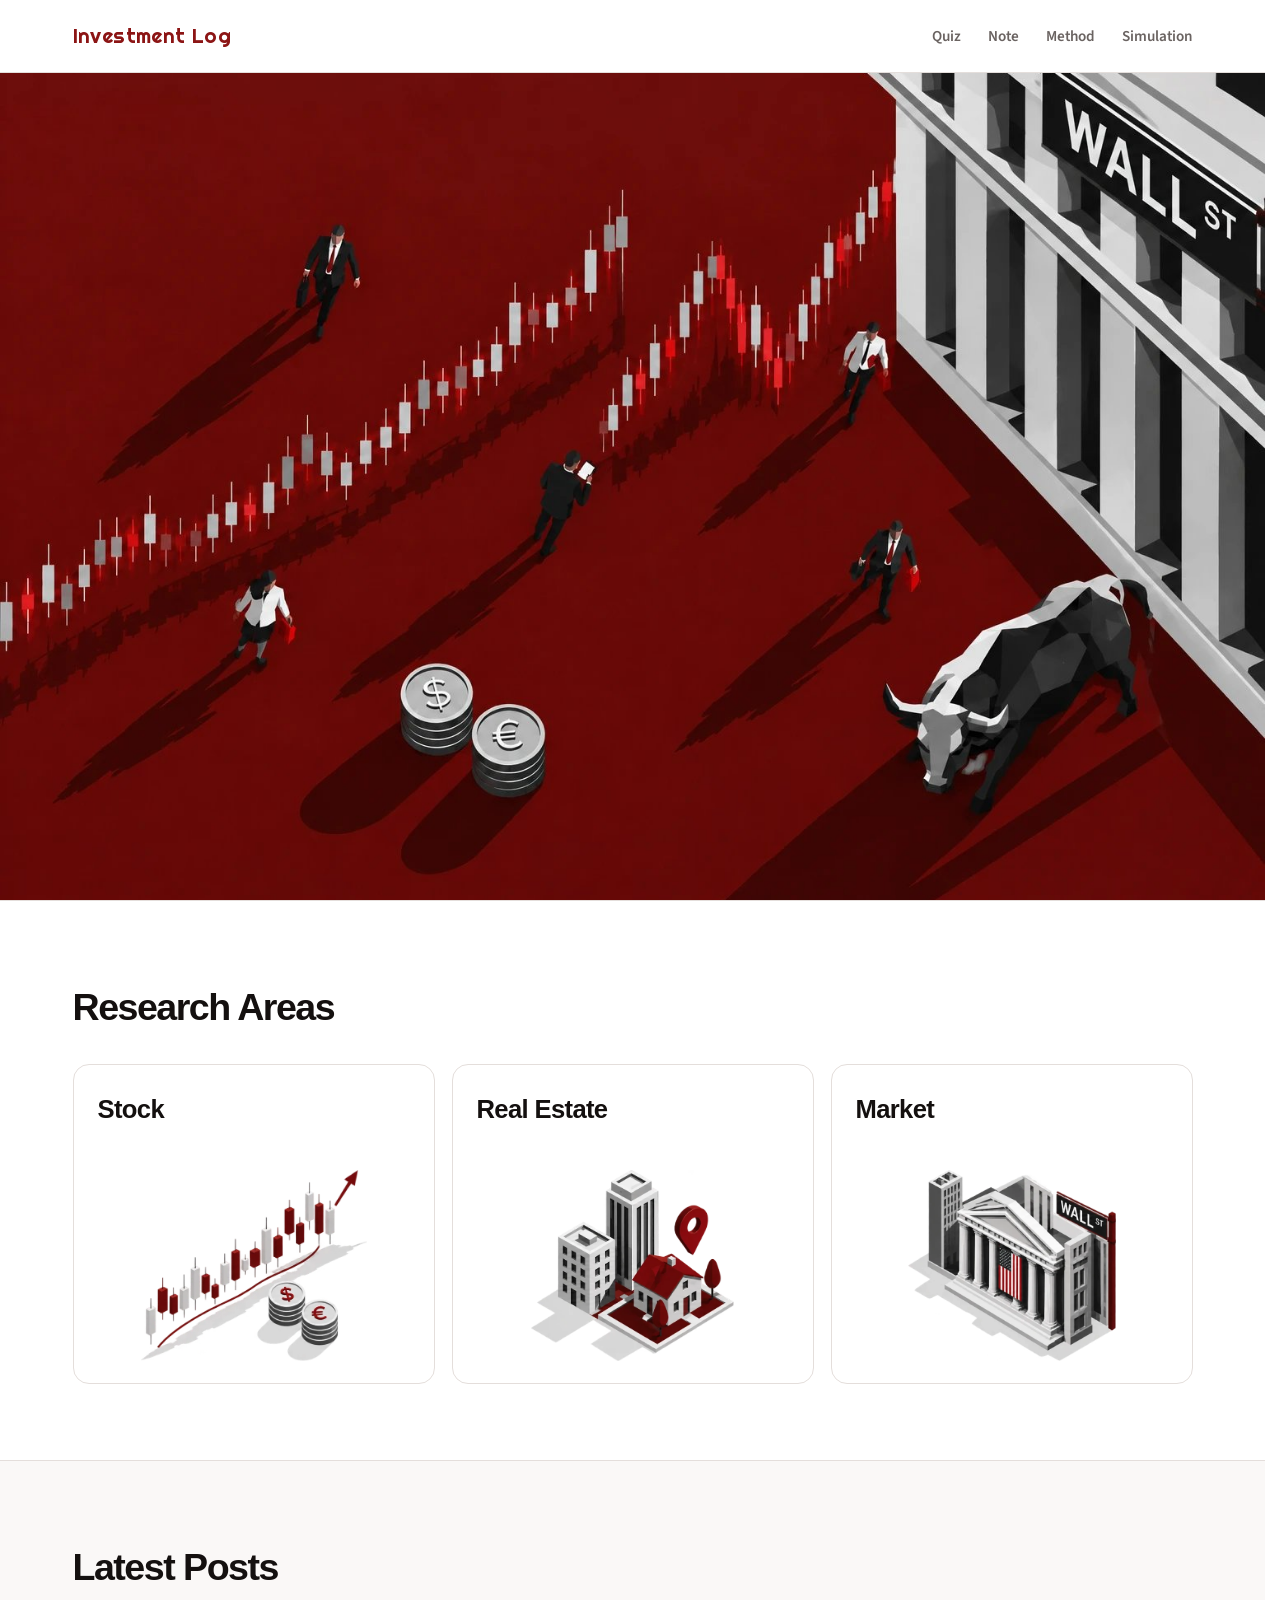
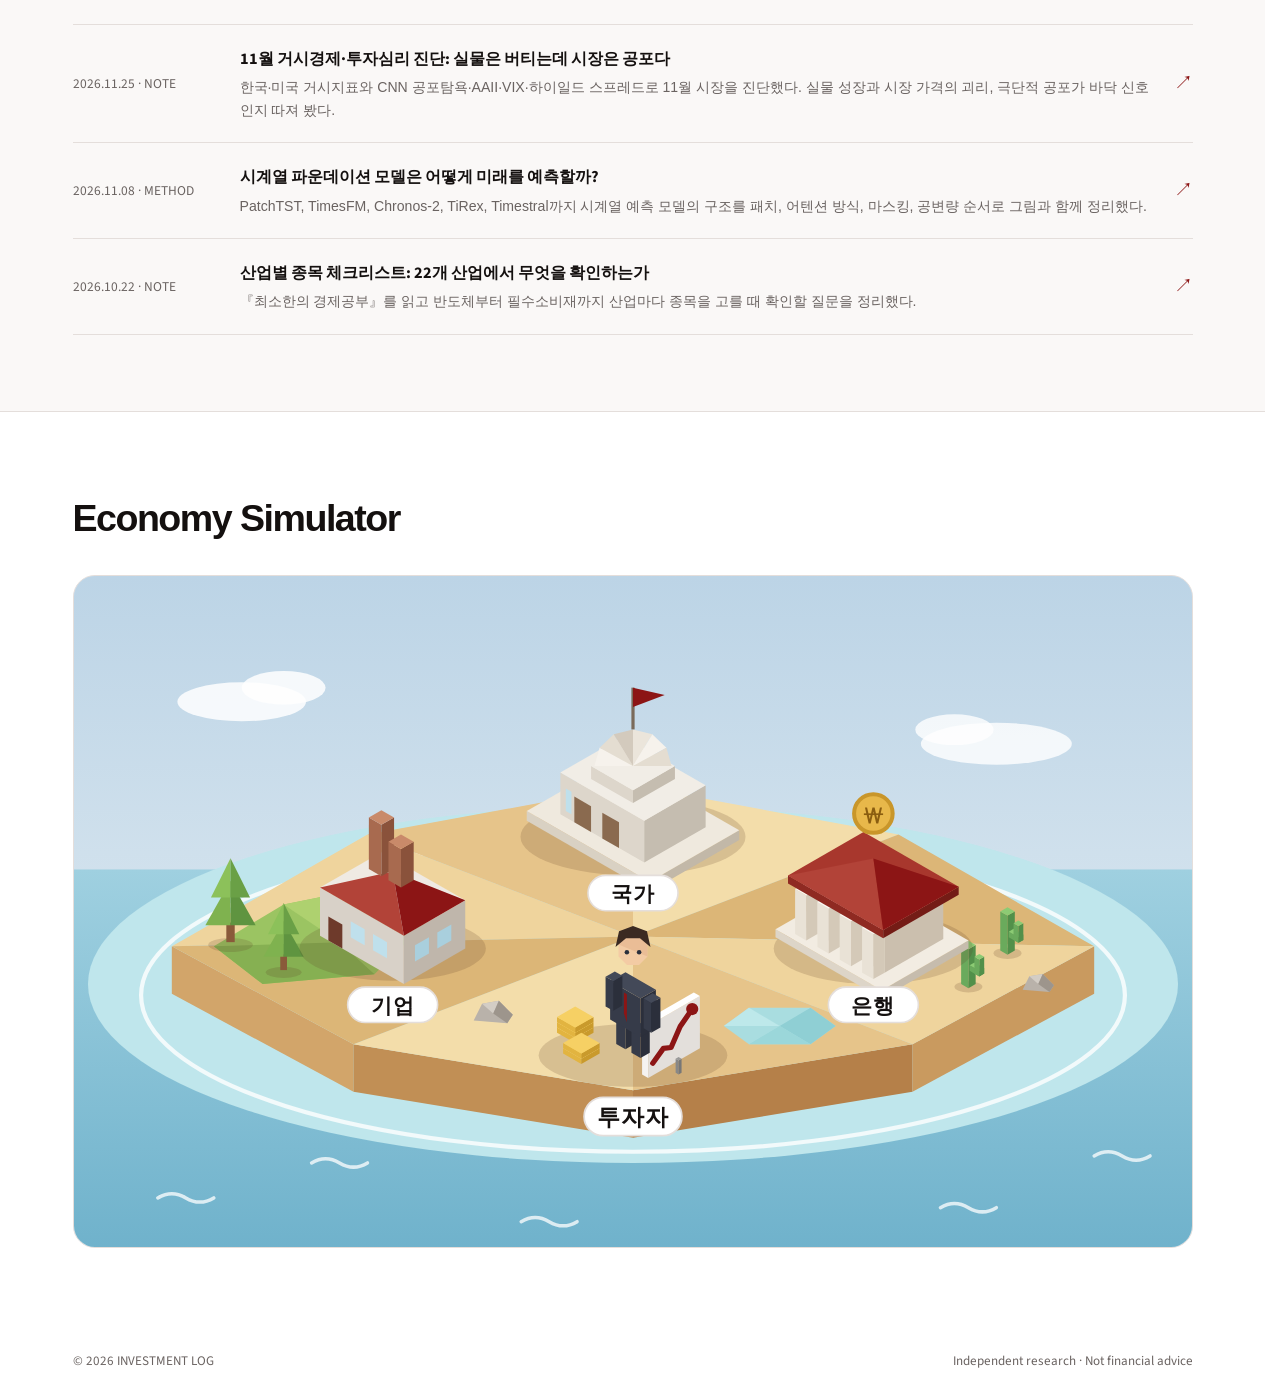
<file: index.html>
<!DOCTYPE html>
<html lang="ko">
<head>
  <meta charset="UTF-8" />
  <meta name="viewport" content="width=device-width, initial-scale=1.0" />
  <meta name="description" content="주식, 부동산, 거시경제를 데이터와 논리로 분석하는 개인 투자 리서치 랩." />
  <title>Investment Log | Personal Research Report</title>
  <link rel="icon" type="image/svg+xml" href="assets/favicon.svg" />
  <link rel="preconnect" href="https://fonts.googleapis.com" />
  <link rel="preconnect" href="https://fonts.gstatic.com" crossorigin />
  <link href="https://fonts.googleapis.com/css2?family=Righteous&family=Source+Sans+3:wght@400;600;700;800&display=swap" rel="stylesheet" />
  <link rel="stylesheet" href="assets/style.css" />
  <link rel="stylesheet" href="assets/world.css" />
</head>
<body>
  <header>
    <div class="container nav">
      <a class="brand" href="#home" aria-label="Investment Log 홈">
        <span>Investment Log</span>
      </a>
      <nav class="nav-links" aria-label="주요 메뉴">
        <a href="quiz.html">Quiz</a>
        <a href="list.html?type=note">Note</a>
        <a href="list.html?type=method">Method</a>
        <a href="simulation.html">Simulation</a>
      </nav>
    </div>
  </header>

  <main>
    <section class="hero" id="home">
      <h1 class="sr-only">Understand Value. Invest with Evidence.</h1>
    </section>

    <section id="research">
      <div class="container">
        <div class="section-heading">
          <div><h2>Research Areas</h2></div>
        </div>
        <div class="grid">
          <article class="card area-card area-stock"><h3>Stock</h3></article>
          <article class="card area-card area-realestate"><h3>Real Estate</h3></article>
          <article class="card area-card area-market"><h3>Market</h3></article>
        </div>
      </div>
    </section>

    <section class="journal" id="latest">
      <div class="container">
        <div class="section-heading">
          <div><h2>Latest Posts</h2></div>
        </div>
        <div class="journal-list" id="latest-list"><p class="empty">불러오는 중…</p></div>
      </div>
    </section>

    <section id="world">
      <div class="container">
        <div class="section-heading">
          <div><h2>Economy Simulator</h2></div>
        </div>
        <div class="world" id="world-stage">
          <svg viewBox="0 0 800 480" role="img" aria-label="바다 위 섬의 기업, 은행, 투자자, 국가 캐릭터"></svg>
          <div class="world-tip" hidden></div>
        </div>
      </div>
    </section>
  </main>

  <footer>
    <div class="container footer-inner"><span>© 2026 INVESTMENT LOG</span><span>Independent research · Not financial advice</span></div>
  </footer>

  <script>
    const esc = t => String(t ?? '').replace(/[&<>"]/g, c => ({'&':'&amp;','<':'&lt;','>':'&gt;','"':'&quot;'}[c]));
    const render = (id, posts) => {
      const el = document.getElementById(id);
      if (!posts.length) { el.innerHTML = '<p class="empty">아직 글이 없습니다.</p>'; return; }
      el.innerHTML = posts.map(p => `
        <a class="journal-item" href="post.html?p=${encodeURIComponent(p.slug)}">
          <time datetime="${esc(p.date)}">${esc(p.date.replace(/-/g, '.'))}${' · ' + esc((p.type || 'note').toUpperCase())}</time>
          <div><h3>${esc(p.title)}</h3>${p.summary ? `<p>${esc(p.summary)}</p>` : ''}</div>
          <span class="arrow">↗</span>
        </a>`).join('');
    };
    fetch('posts/index.json').then(r => r.json()).then(posts => {
      render('latest-list', posts.slice(0, 3));
    }).catch(() => {
      document.querySelectorAll('.journal-list').forEach(el => {
        el.innerHTML = '<p class="empty">글 목록을 불러오지 못했습니다. (로컬에서는 file:// 대신 서버로 여세요)</p>';
      });
    });
  </script>
  <script src="assets/chars.js"></script>
  <script src="assets/world.js"></script>
</body>
</html>
</file>
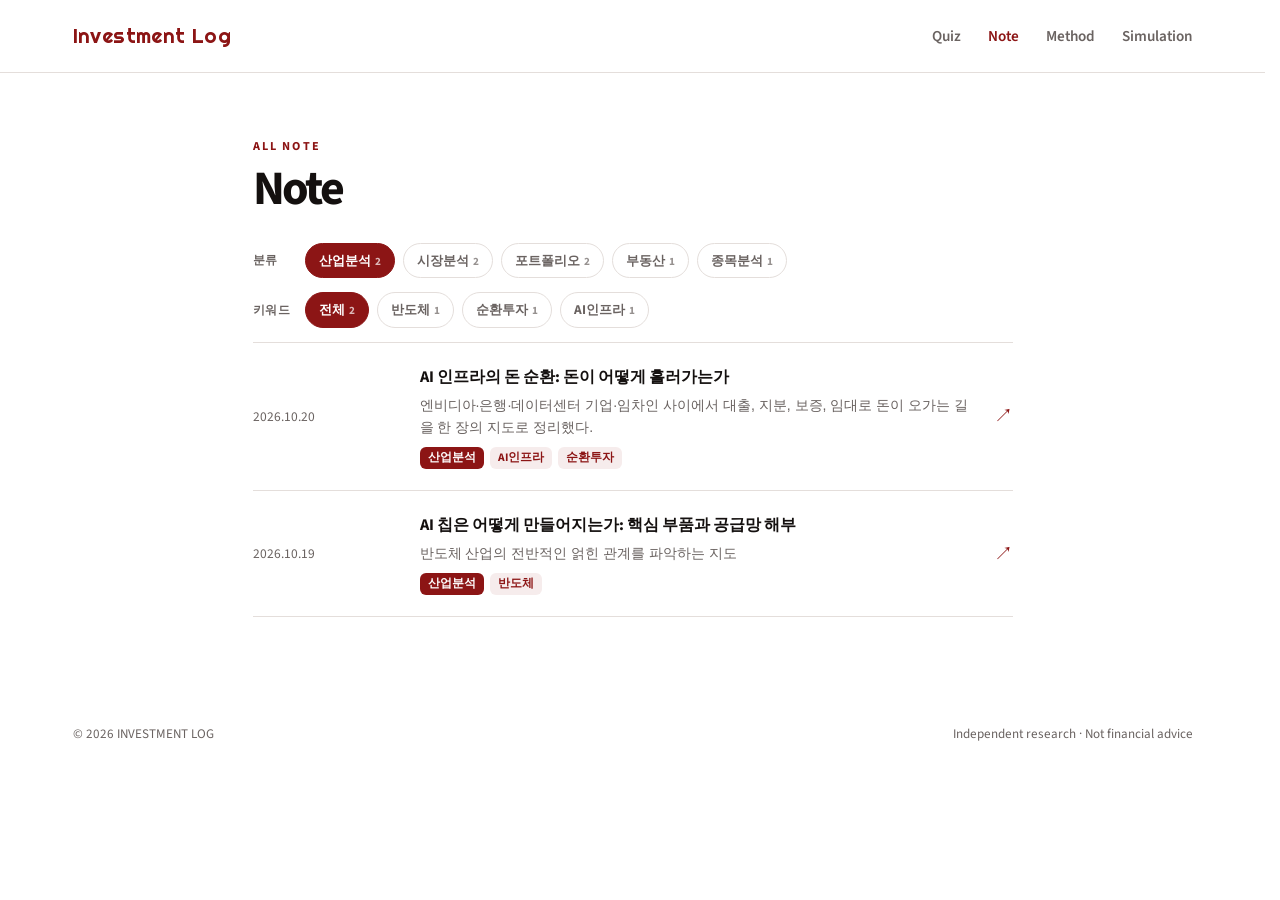
<file: list.html>
<!DOCTYPE html>
<html lang="ko">
<head>
  <meta charset="UTF-8" />
  <meta name="viewport" content="width=device-width, initial-scale=1.0" />
  <title>Investment Log</title>
  <link rel="icon" type="image/svg+xml" href="assets/favicon.svg" />
  <link rel="preconnect" href="https://fonts.googleapis.com" />
  <link rel="preconnect" href="https://fonts.gstatic.com" crossorigin />
  <link href="https://fonts.googleapis.com/css2?family=Righteous&family=Source+Sans+3:wght@400;600;700;800&display=swap" rel="stylesheet" />
  <link rel="stylesheet" href="assets/style.css" />
</head>
<body>
  <header>
    <div class="container nav">
      <a class="brand" href="index.html#home" aria-label="Investment Log 홈">
        <span>Investment Log</span>
      </a>
      <nav class="nav-links" aria-label="주요 메뉴">
        <a href="quiz.html">Quiz</a>
        <a href="list.html?type=note">Note</a>
        <a href="list.html?type=method">Method</a>
        <a href="simulation.html">Simulation</a>
      </nav>
    </div>
  </header>
  <main class="container post">
    <div class="eyebrow" id="eyebrow"></div>
    <h1 id="title" style="font-size:clamp(2rem,5vw,3rem)"></h1>
    <div class="chips" id="chips-cat"></div>
    <div class="chips" id="chips"></div>
    <div class="journal-list" id="list"><p class="empty">불러오는 중…</p></div>
  </main>
  <footer>
    <div class="container footer-inner"><span>© 2026 INVESTMENT LOG</span><span>Independent research · Not financial advice</span></div>
  </footer>
  <script>
    const esc = t => String(t ?? '').replace(/[&<>"]/g, c => ({'&':'&amp;','<':'&lt;','>':'&gt;','"':'&quot;'}[c]));
    const NAMES = { note: 'Note', method: 'Method' };
    const type = new URLSearchParams(location.search).get('type') === 'method' ? 'method' : 'note';
    document.title = NAMES[type] + ' | Investment Log';
    document.getElementById('eyebrow').textContent = 'All ' + NAMES[type];
    document.getElementById('title').textContent = NAMES[type];
    document.querySelectorAll('.nav-links a').forEach(a => {
      if (a.getAttribute('href') === 'list.html?type=' + type) a.style.color = 'var(--accent)';
    });
    const params = new URLSearchParams(location.search);
    let cat = params.get('c') || '';
    let current = params.get('k') || '';
    const sync = () => {
      const q = new URLSearchParams({ type });
      if (cat) q.set('c', cat);
      if (current) q.set('k', current);
      history.pushState(null, '', '?' + q);
      draw();
    };
    let items = [];
    const countBy = (list, pick) => {
      const c = {};
      list.forEach(p => pick(p).forEach(k => c[k] = (c[k] || 0) + 1));
      return c;
    };
    const sortKeys = c => Object.keys(c).sort((a, b) => c[b] - c[a] || a.localeCompare(b, 'ko'));
    // all 이 null 이면 '전체' 칩 없이 그린다.
    const chipRow = (id, label, all, keys, counts, active, onPick) => {
      const el = document.getElementById(id);
      el.innerHTML = keys.length
        ? `<span class="chip-label">${label}</span>` + [...(all === null ? [] : [['', '전체', all]]), ...keys.map(k => [k, k, counts[k]])]
            .map(([k, text, n]) => `<button class="chip${k === active ? ' active' : ''}" data-k="${esc(k)}">${esc(text)}<small>${n}</small></button>`).join('')
        : '';
      el.querySelectorAll('.chip').forEach(b => b.onclick = () => onPick(b.dataset.k));
    };
    function draw() {
      const cats = countBy(items, p => p.category ? [p.category] : []);
      const catKeys = sortKeys(cats);
      if (!cats[cat]) cat = catKeys[0] || '';
      const inCat = cat ? items.filter(p => p.category === cat) : items;
      chipRow('chips-cat', '분류', null, catKeys, cats, cat, k => { cat = k; current = ''; sync(); });
      const kws = countBy(inCat, p => p.keywords);
      if (current && !kws[current]) current = '';
      chipRow('chips', '키워드', inCat.length, sortKeys(kws), kws, current, k => { current = k; sync(); });
      const el = document.getElementById('list');
      const shown = current ? inCat.filter(p => p.keywords.includes(current)) : inCat;
      if (!shown.length) { el.innerHTML = '<p class="empty">아직 글이 없습니다.</p>'; return; }
      el.innerHTML = shown.map(p => `
        <a class="journal-item" href="post.html?p=${encodeURIComponent(p.slug)}">
          <time datetime="${esc(p.date)}">${esc(p.date.replace(/-/g, '.'))}</time>
          <div><h3>${esc(p.title)}</h3>${p.summary ? `<p>${esc(p.summary)}</p>` : ''}
            ${(p.category || p.keywords.length) ? `<div class="kw">${p.category ? `<span class="cat">${esc(p.category)}</span>` : ''}${p.keywords.map(k => `<span>${esc(k)}</span>`).join('')}</div>` : ''}</div>
          <span class="arrow">↗</span>
        </a>`).join('');
    }
    window.addEventListener('popstate', () => {
      const q = new URLSearchParams(location.search);
      cat = q.get('c') || ''; current = q.get('k') || ''; draw();
    });
    fetch('posts/index.json').then(r => r.json()).then(posts => {
      items = posts.filter(p => (p.type || 'note') === type);
      draw();
    }).catch(() => {
      document.getElementById('list').innerHTML = '<p class="empty">글 목록을 불러오지 못했습니다. (로컬에서는 file:// 대신 서버로 여세요)</p>';
    });
  </script>
</body>
</html>
</file>
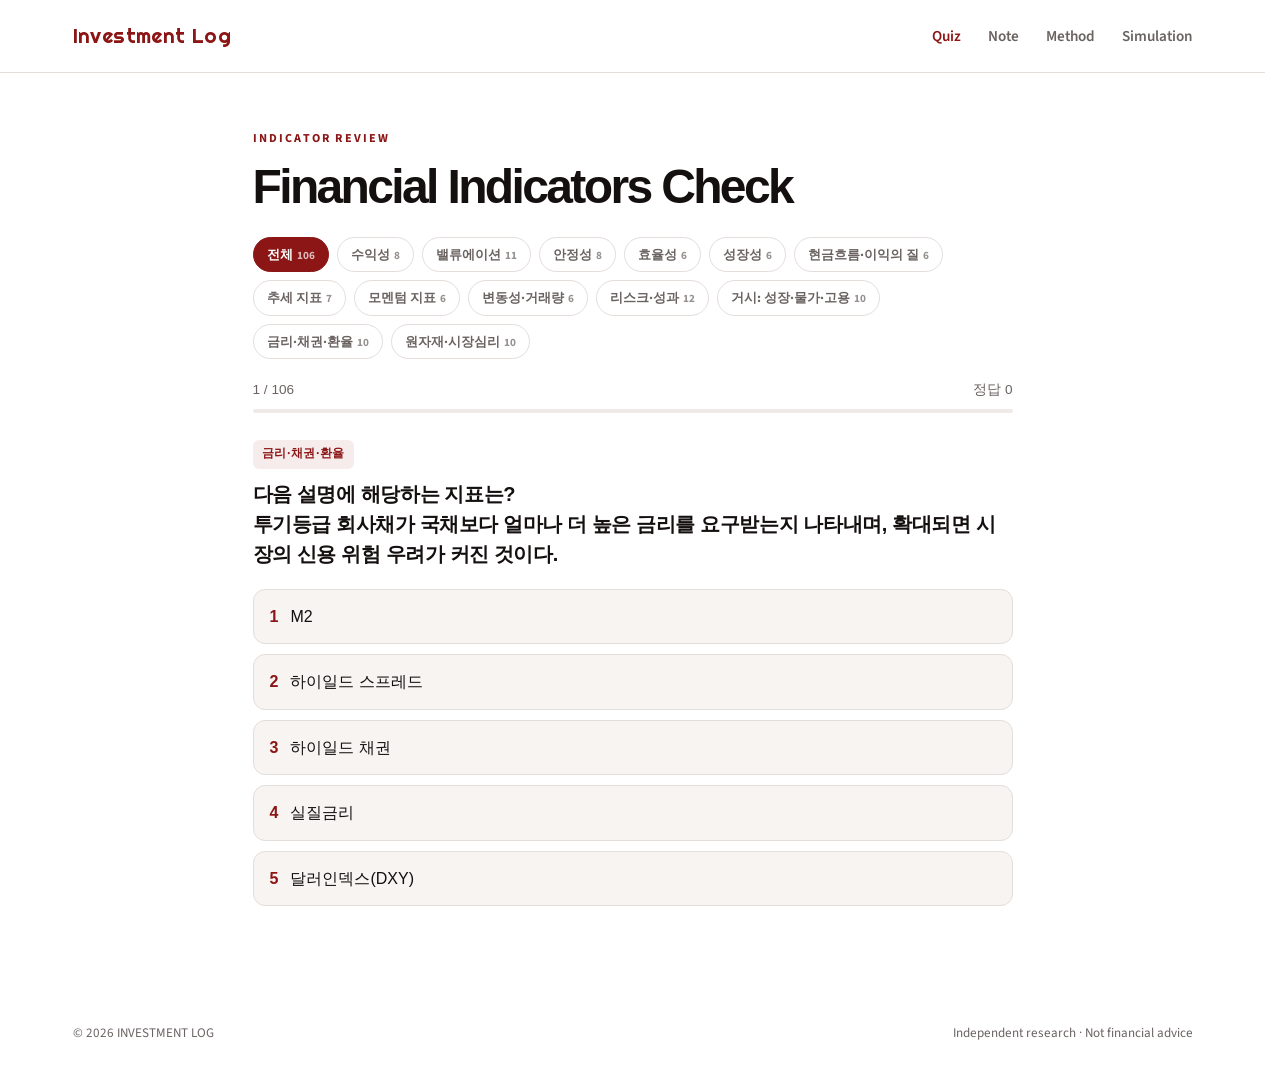
<file: quiz.html>
<!DOCTYPE html>
<html lang="ko">
<head>
  <meta charset="UTF-8" />
  <meta name="viewport" content="width=device-width, initial-scale=1.0" />
  <title>Quiz | Investment Log</title>
  <link rel="icon" type="image/svg+xml" href="assets/favicon.svg" />
  <link rel="preconnect" href="https://fonts.googleapis.com" />
  <link rel="preconnect" href="https://fonts.gstatic.com" crossorigin />
  <link href="https://fonts.googleapis.com/css2?family=Righteous&family=Source+Sans+3:wght@400;600;700;800&display=swap" rel="stylesheet" />
  <link rel="stylesheet" href="assets/style.css" />
  <link rel="stylesheet" href="assets/quiz.css" />
</head>
<body>
  <header>
    <div class="container nav">
      <a class="brand" href="index.html#home" aria-label="Investment Log 홈">
        <span>Investment Log</span>
      </a>
      <nav class="nav-links" aria-label="주요 메뉴">
        <a href="quiz.html" style="color:var(--accent)">Quiz</a>
        <a href="list.html?type=note">Note</a>
        <a href="list.html?type=method">Method</a>
        <a href="simulation.html">Simulation</a>
      </nav>
    </div>
  </header>
  <main class="container quiz">
    <div class="eyebrow">Indicator Review</div>
    <h1>Financial Indicators Check</h1>
    <div class="chips" id="cats"></div>
    <div id="stage"></div>
  </main>
  <footer>
    <div class="container footer-inner"><span>© 2026 INVESTMENT LOG</span><span>Independent research · Not financial advice</span></div>
  </footer>
  <script src="assets/quiz-data.js"></script>
  <script>
    const esc = t => String(t ?? '').replace(/[&<>"]/g, c => ({'&':'&amp;','<':'&lt;','>':'&gt;','"':'&quot;'}[c]));
    const shuffle = a => { a = a.slice(); for (let i = a.length - 1; i > 0; i--) { const j = Math.floor(Math.random() * (i + 1)); [a[i], a[j]] = [a[j], a[i]]; } return a; };
    const ITEMS = window.QUIZ_ITEMS;
    const CATS = [...new Set(ITEMS.map(i => i.c))];
    let cat = '', deck = [], idx = 0, score = 0, answered = false;

    function makeQuestion(it) {
      const same = ITEMS.filter(x => x !== it && x.c === it.c);
      const others = shuffle(same).concat(shuffle(ITEMS.filter(x => x.c !== it.c)));
      const wrong = others.slice(0, 4);
      const all = shuffle([it, ...wrong]);
      if (Math.random() < 0.5) {
        return { it, q: '다음 설명에 해당하는 지표는?\n' + it.d, opts: all.map(x => ({ t: x.n, ok: x === it })) };
      }
      return { it, q: '「' + it.n + '」의 계산식(정의)으로 옳은 것은?', opts: all.map(x => ({ t: x.f, ok: x === it })) };
    }

    function drawCats() {
      const el = document.getElementById('cats');
      const n = c => ITEMS.filter(i => !c || i.c === c).length;
      el.innerHTML = [['', '전체'], ...CATS.map(c => [c, c])]
        .map(([k, l]) => `<button class="chip${k === cat ? ' active' : ''}" data-k="${esc(k)}">${esc(l)}<small>${n(k)}</small></button>`).join('');
      el.querySelectorAll('.chip').forEach(b => b.onclick = () => { cat = b.dataset.k; start(); });
    }

    function start() {
      deck = shuffle(ITEMS.filter(i => !cat || i.c === cat)).map(makeQuestion);
      idx = 0; score = 0; drawCats(); show();
    }

    function show() {
      const stage = document.getElementById('stage');
      if (idx >= deck.length) {
        stage.innerHTML = `<div class="quiz-done"><div class="score">${score} / ${deck.length}</div><p class="lead">수고했어요! 다시 풀면 문제와 보기 순서가 새로 섞입니다.</p><button class="button primary quiz-next" id="again">다시 풀기</button></div>`;
        document.getElementById('again').onclick = start; return;
      }
      answered = false;
      const d = deck[idx];
      stage.innerHTML = `
        <div class="quiz-bar"><span>${idx + 1} / ${deck.length}</span><span>정답 ${score}</span></div>
        <div class="quiz-progress"><i style="width:${idx / deck.length * 100}%"></i></div>
        <span class="tag quiz-cat">${esc(d.it.c)}</span>
        <p class="quiz-q">${esc(d.q).replace(/\n/g, '<br>')}</p>
        <div class="quiz-opts">${d.opts.map((o, i) => `<button class="quiz-opt" data-i="${i}"><b>${i + 1}</b><span>${esc(o.t)}</span></button>`).join('')}</div>
        <div id="after"></div>`;
      stage.querySelectorAll('.quiz-opt').forEach(b => b.onclick = () => answer(+b.dataset.i));
    }

    function answer(i) {
      if (answered) return; answered = true;
      const d = deck[idx];
      if (d.opts[i].ok) score++;
      document.querySelectorAll('.quiz-opt').forEach((b, k) => {
        b.disabled = true;
        if (d.opts[k].ok) b.classList.add('correct'); else if (k === i) b.classList.add('wrong');
      });
      document.getElementById('after').innerHTML = `
        <div class="quiz-exp"><strong>${esc(d.it.n)}</strong> = ${esc(d.it.f)}<p>${esc(d.it.d)}</p></div>
        <button class="button primary quiz-next" id="next">${idx + 1 < deck.length ? '다음 문제 →' : '결과 보기'}</button>`;
      document.getElementById('next').onclick = () => { idx++; show(); };
    }

    document.addEventListener('keydown', e => {
      if (e.key >= '1' && e.key <= '5') { if (!answered && deck[idx]) answer(+e.key - 1); }
      else if (e.key === 'Enter' && answered) { const n = document.getElementById('next'); if (n) n.click(); }
    });
    start();
  </script>
</body>
</html>
</file>
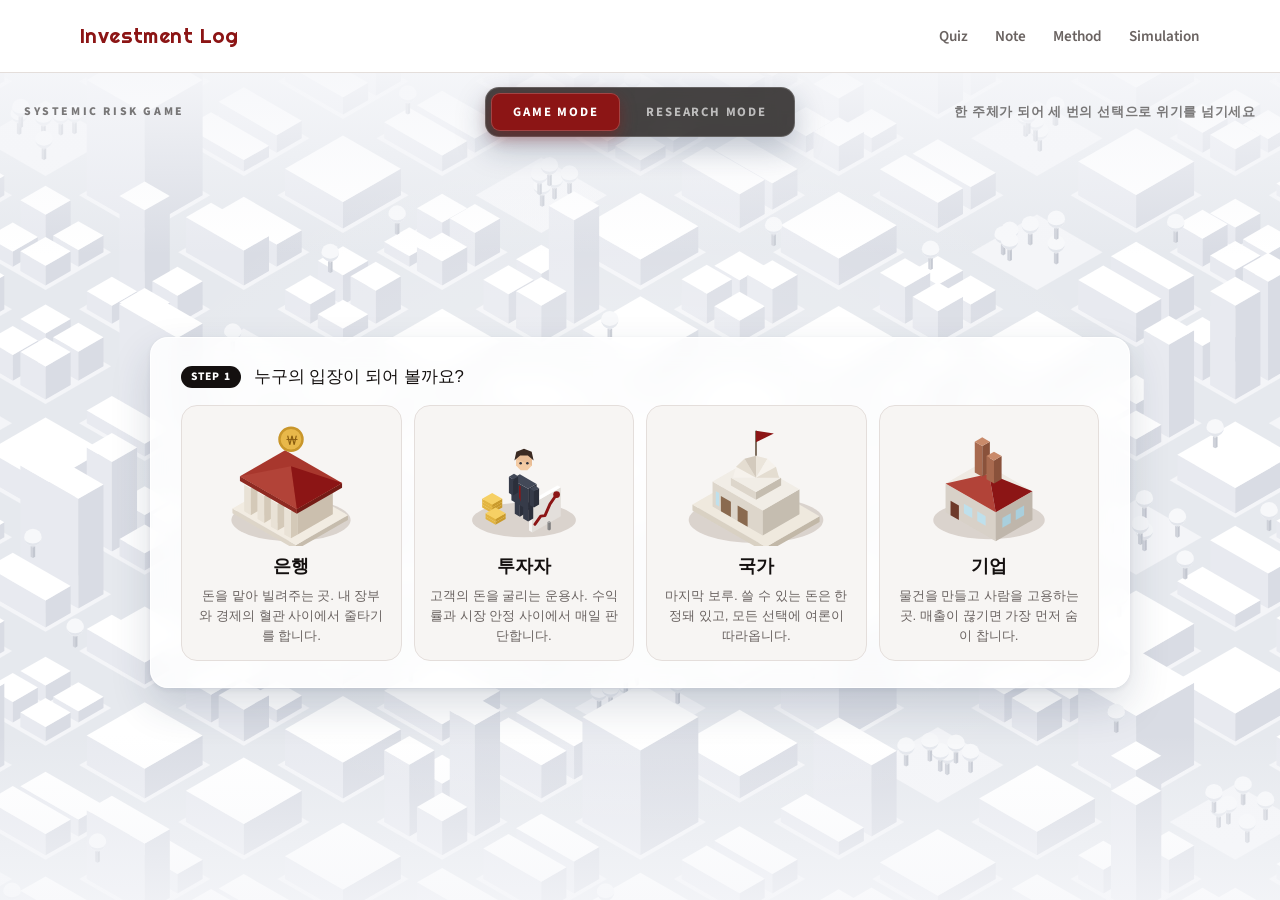
<file: simulation.html>
<!DOCTYPE html>
<html lang="ko">
<head>
  <meta charset="UTF-8" />
  <meta name="viewport" content="width=device-width, initial-scale=1.0" />
  <title>Simulation | Investment Log</title>
  <link rel="icon" type="image/svg+xml" href="assets/favicon.svg" />
  <link rel="preconnect" href="https://fonts.googleapis.com" />
  <link rel="preconnect" href="https://fonts.gstatic.com" crossorigin />
  <link href="https://fonts.googleapis.com/css2?family=Righteous&family=Source+Sans+3:wght@400;600;700;800&display=swap" rel="stylesheet" />
  <link rel="stylesheet" href="assets/style.css" />
  <link rel="stylesheet" href="assets/world.css" />
  <link rel="stylesheet" href="assets/sim.css" />
  <link rel="stylesheet" href="assets/game.css" />
  <link rel="stylesheet" href="assets/sim-world.css" />
</head>
<body class="sim-page">
  <script>
    // 이 기기의 스크롤바 폭 (겹쳐 뜨는 스크롤바면 0)
    (function () {
      const probe = document.createElement('div');
      probe.style.cssText = 'position:absolute;top:-99px;width:50px;height:50px;overflow:scroll';
      document.body.appendChild(probe);
      document.documentElement.style.setProperty('--sbw', probe.offsetWidth - probe.clientWidth + 'px');
      probe.remove();
    })();
  </script>
  <header>
    <div class="container nav">
      <a class="brand" href="index.html#home" aria-label="Investment Log 홈">
        <span>Investment Log</span>
      </a>
      <nav class="nav-links" aria-label="주요 메뉴">
        <a href="quiz.html">Quiz</a>
        <a href="list.html?type=note">Note</a>
        <a href="list.html?type=method">Method</a>
        <a href="simulation.html">Simulation</a>
      </nav>
    </div>
  </header>

  <main class="sim-world" id="world">
    <!-- 게임 속 배경: 하얀 아이소메트릭 도시 (assets/sim-city.js 가 채움) -->
    <div class="sw-bg" aria-hidden="true"></div>

    <h1 class="sr-only">Simulation</h1>
    <div class="sw-topbar">
      <span class="sw-title">SYSTEMIC RISK GAME</span>
      <div class="mode-tabs" role="tablist" aria-label="시뮬레이션 모드">
        <button class="mode-tab" role="tab" id="tab-game" data-mode="game" aria-controls="gameMode">Game Mode</button>
        <button class="mode-tab" role="tab" id="tab-research" data-mode="research" aria-controls="researchMode">Research Mode</button>
      </div>
      <span class="sw-title right" id="modeHint"></span>
    </div>

    <section id="gameMode" class="sw-view" role="tabpanel" aria-labelledby="tab-game">
      <div class="gm-window float-panel" id="gameWindow">
        <div id="game"></div>
      </div>
    </section>

    <section id="researchMode" class="sw-view" role="tabpanel" aria-labelledby="tab-research" hidden>
      <div class="rm-grid">
        <div class="rm-col rm-left">
          <section class="panel float-panel">
            <h2>1. 시나리오</h2>
            <div class="scenarios" id="scenarios"></div>
          </section>
          <section class="panel float-panel">
            <h2>2. 외부 충격</h2>
            <label class="field">충격 종류<select id="shockSel"></select></label>
            <p class="muted" id="shockDesc" style="margin-top:6px"></p>
            <label class="field">강도 <output id="magV">5</output><input type="range" id="mag" min="1" max="10" value="5" /></label>
            <label class="field">지속 기간 (턴) <output id="durV">3</output><input type="range" id="dur" min="1" max="5" value="3" /></label>
            <button class="btn primary wide" id="shockBtn">충격 투입</button>
            <p class="status" id="shockStatus"></p>
          </section>
          <section class="panel float-panel">
            <h2>3. 정책 개입</h2>
            <div class="policies" id="policies"></div>
            <p class="queued" id="queued"></p>
          </section>
        </div>

        <div class="rm-center">
          <div class="hud">
            <div class="cell float-panel"><small>Turn</small><b id="turn">0</b><div class="progress"><i id="progress"></i></div></div>
            <div class="cell float-panel"><small>시스템 안정도</small><b id="stab">100</b><span class="grade" id="grade">S</span><div class="bar"><i id="stabBar"></i></div></div>
            <div class="cell float-panel"><small>정책 포인트 (PP)</small><b id="points">3</b></div>
            <div class="cell float-panel"><small>목표</small><b class="goal">20턴 버티기</b><span class="muted">안정도 15 미만이면 붕괴</span></div>
          </div>
          <div class="rm-stage">
            <svg id="graph" viewBox="0 40 640 540" role="img" aria-label="기업, 은행, 투자자, 국가의 연결 관계 그래프"></svg>
          </div>
          <div class="controls">
            <button class="btn primary" id="next">다음 턴 ▶</button>
            <button class="btn" id="auto">⏵ 자동 재생</button>
            <button class="btn" id="reset">리셋</button>
          </div>
          <div class="sim-notice">샘플 모델 — 현재 수식은 화면 확인용 임시 값입니다 · 선행연구 기반 업데이트 예정</div>
        </div>

        <div class="rm-col rm-right">
          <section class="panel float-panel" id="detail"></section>
          <section class="panel chart float-panel">
            <h2>노드별 스트레스 추이</h2>
            <svg id="chart" viewBox="0 0 600 190"></svg>
            <div class="legend" id="legend"></div>
          </section>
          <section class="panel float-panel">
            <h2>이벤트 로그</h2>
            <ul class="log" id="log"></ul>
          </section>
        </div>
      </div>
    </section>

    <!-- PC 전체화면이 아닐 때 게임 세계를 가리는 안내 -->
    <div class="sw-gate" id="gate" hidden>
      <div class="sw-gate-box">
        <div class="sw-gate-icon" aria-hidden="true">⛶</div>
        <h2 id="gateTitle"></h2>
        <p id="gateBody"></p>
        <div class="sw-gate-key" id="gateKey" hidden><kbd id="gateKbd">F11</kbd></div>
        <small id="gateHint"></small>
      </div>
    </div>
  </main>

  <div class="overlay" id="overlay" hidden>
    <div class="box">
      <h2 id="ovTitle"></h2>
      <p id="ovBody"></p>
      <button class="btn primary" id="again">다시 시작</button>
    </div>
  </div>

  <script src="assets/chars.js"></script>
  <script src="assets/sim-city.js"></script>
  <script src="assets/sim-model.js"></script>
  <script src="assets/sim.js"></script>
  <script src="assets/game-data.js"></script>
  <script src="assets/game.js"></script>
  <script src="assets/sim-gate.js"></script>
</body>
</html>
</file>
<file: assets/style.css>
:root {
      --bg: #ffffff;
      --ink: #14100f;
      --panel: #f7f4f2;
      --panel-2: #efeae7;
      --muted: #6a6361;
      --accent: #8C1515;
      --accent-dark: #6b0f0f;
      --line: #e4dedb;
      --max-width: 1120px;
    }
    * { box-sizing: border-box; }
    /* 글이 짧아 스크롤바가 없는 탭에서도 상단 바가 옆으로 밀리지 않도록 자리를 늘 비워 둔다 */
    html { scroll-behavior: smooth; scrollbar-gutter: stable; }
    body {
      margin: 0;
      background: var(--bg);
      color: var(--ink);
      font-family: Inter, Pretendard, -apple-system, BlinkMacSystemFont, "Segoe UI", sans-serif;
      line-height: 1.6;
    }
    a { color: inherit; text-decoration: none; }
    .container { width: min(var(--max-width), calc(100% - 40px)); margin: 0 auto; }
    header {
      position: sticky; top: 0; z-index: 10;
      background: rgba(255, 255, 255, .92); backdrop-filter: blur(16px);
      border-bottom: 1px solid var(--line);
    }
    .nav { min-height: 72px; display: flex; align-items: center; justify-content: space-between; gap: 24px; }
    .brand { display: flex; align-items: center; gap: 11px; font-weight: 800; letter-spacing: .08em; font-size: .95rem; }
    .nav-links { display: flex; align-items: center; gap: 27px; color: var(--muted); font-size: .9rem; }
    .nav-links a:hover { color: var(--accent); }
    .hero { height: calc(100svh - 72px); min-height: 420px; border-bottom: 1px solid var(--line); background: #fff url("hero.jpg") center / cover no-repeat; }
    .sr-only { position: absolute; width: 1px; height: 1px; overflow: hidden; clip: rect(0 0 0 0); white-space: nowrap; }
    .eyebrow { color: var(--accent); text-transform: uppercase; font-size: .76rem; letter-spacing: .18em; font-weight: 700; }
    h1 { max-width: 850px; margin: 20px 0; font-size: clamp(2.7rem, 7vw, 5.4rem); line-height: 1.05; letter-spacing: -.055em; }
    h1 span { color: var(--accent); }
    .hero-copy { max-width: 620px; color: var(--muted); font-size: 1.08rem; }
    .actions { display: flex; gap: 12px; flex-wrap: wrap; margin-top: 30px; }
    .button { display: inline-flex; align-items: center; justify-content: center; padding: 12px 18px; border-radius: 10px; font-weight: 700; font-size: .92rem; border: 1px solid var(--line); }
    .button.primary { color: #fff; background: var(--accent); border-color: var(--accent); }
    .button.primary:hover { background: var(--accent-dark); border-color: var(--accent-dark); }
    .button.secondary:hover { border-color: var(--accent); color: var(--accent); }
    section { padding: 76px 0; }
    .section-heading { display: flex; align-items: end; justify-content: space-between; gap: 20px; margin-bottom: 27px; }
    .section-heading h2 { margin: 0; font-size: clamp(1.7rem, 4vw, 2.35rem); letter-spacing: -.04em; }
    .section-heading p { margin: 5px 0 0; color: var(--muted); }
    .text-link { color: var(--accent); font-size: .9rem; white-space: nowrap; }
    .grid { display: grid; grid-template-columns: repeat(3, minmax(0, 1fr)); gap: 17px; }
    .card { min-height: 230px; padding: 24px; background: var(--panel); border: 1px solid var(--line); border-radius: 16px; transition: transform .2s, border-color .2s; }
    .card:hover { transform: translateY(-3px); border-color: var(--accent); }
    .card-top { display: flex; align-items: center; justify-content: space-between; gap: 12px; margin-bottom: 28px; }
    .tag { display: inline-block; padding: 5px 9px; border-radius: 6px; background: rgba(140,21,21,.08); color: var(--accent); font-size: .72rem; font-weight: 800; letter-spacing: .06em; }
    .symbol { color: var(--accent); font-size: 1.45rem; }
    .card h3 { margin: 0 0 9px; font-size: 1.2rem; letter-spacing: -.025em; }
    .card p { margin: 0; color: var(--muted); font-size: .92rem; }
    .area-card { min-height: 320px; background-color: #fff; background-repeat: no-repeat; background-position: center bottom 22px; background-size: auto 60%; }
    .area-card h3 { font-size: 1.6rem; }
    .area-stock { background-image: url("area-stock.webp"); }
    .area-realestate { background-image: url("area-realestate.webp"); }
    .area-market { background-image: url("area-market.webp"); }
    .feature { display: grid; grid-template-columns: .85fr 1.15fr; gap: 40px; align-items: start; }
    .feature-intro h2 { margin: 12px 0; font-size: clamp(1.8rem, 4vw, 2.6rem); line-height: 1.15; letter-spacing: -.04em; }
    .feature-intro p { color: var(--muted); }
    .steps { border-top: 1px solid var(--line); }
    .step { display: grid; grid-template-columns: 48px 1fr; gap: 16px; padding: 20px 0; border-bottom: 1px solid var(--line); }
    .step-number { color: var(--accent); font-size: .85rem; font-weight: 800; }
    .step h3 { margin: 0 0 4px; font-size: 1rem; }
    .step p { margin: 0; color: var(--muted); font-size: .9rem; }
    .journal { background: #faf8f7; border-top: 1px solid var(--line); border-bottom: 1px solid var(--line); }
    .journal-list { border-top: 1px solid var(--line); }
    .journal-item { display: grid; grid-template-columns: 145px 1fr auto; align-items: center; gap: 22px; padding: 21px 0; border-bottom: 1px solid var(--line); }
    .journal-item time { color: var(--muted); font-size: .84rem; }
    .journal-item h3 { margin: 0; font-size: 1.02rem; }
    .journal-item p { margin: 4px 0 0; color: var(--muted); font-size: .88rem; }
    .arrow { color: var(--accent); font-size: 1.2rem; }
    .about-box { display: flex; align-items: center; justify-content: space-between; gap: 28px; padding: 32px; border: 1px solid var(--line); background: linear-gradient(120deg, var(--panel), #f1eae7); border-radius: 18px; }
    .about-box h2 { margin: 0 0 8px; font-size: 1.65rem; }
    .about-box p { max-width: 690px; margin: 0; color: var(--muted); }
    footer { padding: 27px 0; color: var(--muted); font-size: .82rem; }
    .footer-inner { display: flex; justify-content: space-between; gap: 16px; flex-wrap: wrap; }
    @media (max-width: 760px) {
      .nav { min-height: 64px; }
      .nav-links { gap: 13px; font-size: .8rem; }
      .hero { height: calc(100svh - 64px); min-height: 360px; background-position: 78% center; }
      section { padding: 58px 0; }
      .grid { grid-template-columns: 1fr; }
      .card { min-height: auto; }
      .area-card { min-height: 300px; }
      .feature { grid-template-columns: 1fr; gap: 25px; }
      .journal-item { grid-template-columns: 1fr auto; gap: 8px 14px; }
      .journal-item time { grid-column: 1 / -1; }
      .journal-item .arrow { grid-column: 2; grid-row: 2; }
      .about-box { align-items: start; flex-direction: column; padding: 24px; }
      .section-heading { align-items: start; }
    }
    @media (max-width: 420px) {
      .container { width: min(var(--max-width), calc(100% - 28px)); }
      .brand { font-size: .78rem; }
      .nav-links { gap: 10px; }
      .nav-links a { font-size: .75rem; }
      .section-heading .text-link { display: none; }
    }
    .post { max-width: 760px; padding: 64px 0 80px; }
    .post-meta { color: var(--muted); font-size: .85rem; margin-bottom: 8px; }
    .post h1 { font-size: clamp(2rem, 5vw, 3rem); margin: 8px 0 28px; }
    .post-body h2 { margin: 2.2em 0 .6em; font-size: 1.5rem; letter-spacing: -.03em; }
    .post-body h3 { margin: 1.8em 0 .5em; font-size: 1.2rem; }
    .post-body p, .post-body li { color: #2b2625; }
    .post-body a { color: var(--accent); text-decoration: underline; }
    .post-body img { max-width: 100%; border-radius: 12px; }
    .post-body blockquote { margin: 1.4em 0; padding: 4px 18px; border-left: 3px solid var(--accent); color: var(--muted); }
    .post-body code { background: var(--panel-2); padding: 2px 6px; border-radius: 5px; font-size: .9em; }
    .post-body pre { background: var(--panel); border: 1px solid var(--line); border-radius: 12px; padding: 16px; overflow-x: auto; }
    .post-body pre code { background: none; padding: 0; }
    .post-body table { border-collapse: collapse; width: 100%; display: block; overflow-x: auto; }
    .post-body th, .post-body td { border: 1px solid var(--line); padding: 8px 12px; }
    .empty { color: var(--muted); padding: 24px 0; }
    .interest-grid { display: grid; grid-template-columns: repeat(2, minmax(0, 1fr)); gap: 14px; margin-top: 26px; }
    .interest { padding: 18px 20px; background: #fff; border: 1px solid var(--line); border-radius: 12px; }
    .interest h3 { margin: 0 0 6px; font-size: 1rem; color: var(--accent); }
    .interest p { margin: 0; font-size: .88rem; }
    .about-box.column { flex-direction: column; align-items: stretch; }
    @media (max-width: 760px) { .interest-grid { grid-template-columns: 1fr; } }
    .chips { display: flex; flex-wrap: wrap; align-items: center; gap: 8px; margin: 4px 0 14px; }
    .chip-label { font-size: .72rem; font-weight: 700; color: var(--muted); letter-spacing: .06em; min-width: 44px; }
    .chip { padding: 6px 13px; border-radius: 999px; border: 1px solid var(--line); background: transparent; color: var(--muted); font: inherit; font-size: .84rem; cursor: pointer; }
    .chip:hover { border-color: var(--accent); color: var(--accent); }
    .chip.active { background: var(--accent); border-color: var(--accent); color: #fff; font-weight: 700; }
    .chip small { opacity: .7; margin-left: 4px; }
    .kw { display: flex; flex-wrap: wrap; gap: 6px; margin-top: 8px; }
    .kw span.cat { background: var(--accent); color: #fff; }
    .kw span { padding: 2px 8px; border-radius: 6px; background: rgba(140,21,21,.08); color: var(--accent); font-size: .72rem; font-weight: 700; }

    /* 라벨·메타 정보용 글꼴 (본문·제목은 기본 글꼴 유지) */
    :root { --font-label: "Source Sans 3", Inter, Pretendard, -apple-system, "Segoe UI", sans-serif; }
    .brand { color: var(--accent); font-family: "Righteous", var(--font-label); font-weight: 400; letter-spacing: .02em; font-size: 1.3rem; white-space: nowrap; }
    @media (max-width: 420px) { .brand { font-size: .95rem; } .nav { gap: 12px; } }
    .nav-links, .eyebrow, .button, .text-link, .tag, .step-number, .journal-item time,
    .post-meta, .chip, .kw span, footer { font-family: var(--font-label); }
    .nav-links { font-weight: 600; font-size: .95rem; }
    .eyebrow, .tag, .chip, .kw span { font-weight: 700; }
    .journal-item h3, .post h1 { font-family: var(--font-label); font-weight: 700; }
</file>
<file: assets/world.css>
.world { position: relative; border-radius: 22px; overflow: hidden; border: 1px solid var(--line); background: #cfe0ec; }
.world svg { display: block; width: 100%; height: auto; }
.world-tip { position: absolute; z-index: 5; width: 270px; padding: 14px 16px; background: #fff; border: 1px solid var(--line); border-radius: 12px; box-shadow: 0 10px 30px rgba(20,16,15,.18); pointer-events: none; }
.world-tip[hidden] { display: none; }
.world-tip b { font-family: var(--font-label); font-size: 1.05rem; }
.world-tip p { margin: 6px 0 8px; font-size: .86rem; color: var(--ink); line-height: 1.55; }
.world-tip small { font-family: var(--font-label); color: var(--accent); font-weight: 700; font-size: .75rem; }

.world .cloud { animation: drift 24s ease-in-out infinite alternate; }
.world .c2 { animation-duration: 30s; }
@keyframes drift { to { transform: translateX(40px); } }
.world .wave { animation: wave 4s ease-in-out infinite alternate; }
.world .w2 { animation-delay: -1.5s; }
.world .w3 { animation-delay: -3s; }
@keyframes wave { to { transform: translateX(14px); opacity: .4; } }

.world .char { cursor: pointer; outline: none; }
.world .char-in { transition: transform .25s ease, filter .25s ease; }
.world .char:hover .char-in, .world .char:focus .char-in { transform: translateY(-9px); filter: drop-shadow(0 8px 5px rgba(60,35,20,.28)); }
.world .tag rect { fill: #fff; stroke: var(--line); }
.world .tag text { font-family: var(--font-label); font-size: 13px; font-weight: 700; fill: var(--ink); }
.world .char:hover .tag rect, .world .char:focus .tag rect { fill: var(--accent); stroke: var(--accent); }
.world .char:hover .tag text, .world .char:focus .tag text { fill: #fff; }
.smoke circle { fill: #fff; opacity: 0; animation: puff 3s ease-out infinite; }
@keyframes puff { 0% { opacity: .85; transform: translateY(0) scale(.7); } 100% { opacity: 0; transform: translateY(-26px) scale(1.5); } }
.smoke circle { transform-box: fill-box; transform-origin: center; }
.bob { animation: coin 2.4s ease-in-out infinite; }
@keyframes coin { 50% { transform: translateY(-5px); } }

@media (prefers-reduced-motion: reduce) {
  .world * { animation: none !important; }
}
@media (max-width: 600px) { .world-tip { width: 220px; } }
</file>
<file: assets/quiz.css>
.quiz { padding: 56px 0 90px; max-width: 760px; }
.quiz h1 { font-size: clamp(2rem, 5vw, 3rem); margin: 14px 0 24px; }
.quiz .chips { margin-bottom: 20px; }
.quiz-bar { display: flex; justify-content: space-between; align-items: center; color: var(--muted); font-size: .85rem; margin-bottom: 8px; }
.quiz-progress { height: 4px; background: var(--panel-2); border-radius: 4px; overflow: hidden; margin-bottom: 26px; }
.quiz-progress i { display: block; height: 100%; background: var(--accent); width: 0; transition: width .25s; }
.quiz-cat { display: inline-block; margin-bottom: 10px; }
.quiz-q { font-size: 1.25rem; font-weight: 700; line-height: 1.5; letter-spacing: -.02em; margin: 0 0 20px; }
.quiz-opts { display: grid; gap: 10px; }
.quiz-opt { display: flex; gap: 12px; text-align: left; width: 100%; padding: 14px 16px; background: var(--panel); border: 1px solid var(--line); border-radius: 12px; font: inherit; color: inherit; cursor: pointer; transition: border-color .15s, background .15s; }
.quiz-opt:hover:not(:disabled) { border-color: var(--accent); }
.quiz-opt b { color: var(--accent); flex: none; }
.quiz-opt:disabled { cursor: default; }
.quiz-opt.correct { background: #e8f5ec; border-color: #2e7d46; }
.quiz-opt.wrong { background: #fbeaea; border-color: var(--accent); }
.quiz-exp { margin-top: 18px; padding: 16px 18px; background: var(--panel); border-left: 3px solid var(--accent); border-radius: 8px; font-size: .92rem; }
.quiz-exp p { margin: 4px 0 0; color: var(--muted); }
.quiz-next { margin-top: 18px; cursor: pointer; font: inherit; font-weight: 700; }
.quiz-done { text-align: center; padding: 40px 0; }
.quiz-done .score { font-size: 3rem; font-weight: 800; color: var(--accent); }
</file>
<file: assets/sim.css>
/* simulation page — style.css 의 변수(--accent 등)를 사용합니다 */
.sim { padding: 40px 0 70px; }
.sim h1 { font-size: clamp(2rem, 5vw, 3rem); margin: 8px 0 8px; }
.sim-notice { display: inline-block; margin: 10px 0 22px; padding: 6px 12px; border: 1px dashed var(--accent); border-radius: 8px; color: var(--accent); font-size: .82rem; }

.hud { display: grid; grid-template-columns: repeat(4, 1fr); gap: 12px; margin-bottom: 16px; }
.hud .cell { background: var(--panel); border: 1px solid var(--line); border-radius: 14px; padding: 12px 16px; }
.hud .cell small { display: block; color: var(--muted); font-size: .72rem; letter-spacing: .08em; text-transform: uppercase; }
.hud .cell b { font-size: 1.6rem; letter-spacing: -.03em; }
.hud .bar, .progress { height: 8px; border-radius: 99px; background: var(--panel-2); overflow: hidden; margin-top: 6px; }
.hud .bar i, .progress i { display: block; height: 100%; background: #2f7d4f; width: 100%; transition: width .4s, background .4s; }
.hud .bar i.danger { background: var(--accent); }
.progress i { background: var(--ink); width: 0; }
.grade { display: inline-block; margin-left: 8px; padding: 0 10px; border-radius: 8px; background: var(--ink); color: #fff; font-size: 1.1rem; }

.sim-layout { display: grid; grid-template-columns: 270px minmax(0, 1fr) 290px; gap: 16px; align-items: start; }
.panel { background: #fff; border: 1px solid var(--line); border-radius: 16px; padding: 16px; }
.panel + .panel { margin-top: 16px; }
.panel h2 { margin: 0 0 10px; font-size: .78rem; letter-spacing: .14em; text-transform: uppercase; color: var(--accent); }
.panel h3 { margin: 0 0 4px; font-size: 1.25rem; }
.panel h4 { margin: 14px 0 6px; font-size: .78rem; color: var(--muted); letter-spacing: .06em; }
.muted { color: var(--muted); font-size: .88rem; margin: 0 0 8px; }

.scenarios, .policies { display: grid; gap: 8px; }
.scenario, .policy { text-align: left; padding: 10px 12px; border: 1px solid var(--line); border-radius: 12px; background: var(--panel); color: var(--ink); font: inherit; cursor: pointer; position: relative; }
.scenario b, .policy b { display: block; font-size: .92rem; }
.scenario span, .policy span { display: block; color: var(--muted); font-size: .78rem; }
.scenario:hover, .policy:hover:not(:disabled) { border-color: var(--accent); }
.scenario.active { border-color: var(--accent); background: rgba(140,21,21,.06); }
.policy em { position: absolute; right: 10px; top: 10px; font-style: normal; font-size: .72rem; font-weight: 800; color: var(--accent); }
.policy:disabled { opacity: .45; cursor: not-allowed; }

label.field { display: block; margin: 10px 0 0; font-size: .82rem; color: var(--muted); }
label.field output { float: right; color: var(--ink); font-weight: 800; }
select, input[type=range] { width: 100%; margin-top: 6px; font: inherit; }
select { padding: 8px; border: 1px solid var(--line); border-radius: 10px; background: #fff; color: var(--ink); }
input[type=range] { accent-color: var(--accent); }
.status { margin: 10px 0 0; font-size: .82rem; color: var(--ink); }
.queued { margin: 8px 0 0; font-size: .78rem; color: var(--accent); min-height: 1em; }

.btn { padding: 11px 16px; border-radius: 10px; border: 1px solid var(--line); background: #fff; color: var(--ink); font: inherit; font-weight: 700; font-size: .9rem; cursor: pointer; }
.btn:hover:not(:disabled) { border-color: var(--accent); color: var(--accent); }
.btn.primary { background: var(--accent); border-color: var(--accent); color: #fff; }
.btn.primary:hover:not(:disabled) { background: var(--accent-dark); color: #fff; }
.btn:disabled { opacity: .45; cursor: not-allowed; }
.btn.wide { width: 100%; margin-top: 12px; }
.controls { display: flex; flex-wrap: wrap; gap: 8px; margin-top: 14px; }

#graph { width: 100%; height: auto; display: block; border-radius: 12px; overflow: hidden; }
#graph .smoke circle { fill: #d6cfc7; } /* 흰 배경에서도 연기가 보이게 */
.edge { fill: none; stroke: #b9b0ac; stroke-linecap: round; }
.edge.on { stroke: var(--accent); stroke-dasharray: 7 6; animation: flow 1s linear infinite; }
@keyframes flow { to { stroke-dashoffset: -26; } }
.node { cursor: pointer; outline: none; }
.node .aura { transition: fill .4s, opacity .4s; }
.node .sel { fill: none; stroke: var(--accent); stroke-width: 2.5; stroke-dasharray: 5 5; opacity: 0; transition: opacity .2s; }
.node .pulse { fill: none; stroke: var(--accent); stroke-width: 3; opacity: 0; transform-box: fill-box; transform-origin: center; }
.node .pulse.hit { animation: pulse .9s ease-out; }
@keyframes pulse { from { opacity: .9; transform: scale(1); } to { opacity: 0; transform: scale(1.6); } }
.node .char-in { transition: transform .25s ease, filter .4s ease; }
.node:hover .char-in, .node:focus-visible .char-in { transform: translateY(-7px); }
.node.shaking .char-in { animation: shake .5s ease-in-out infinite; }
@keyframes shake { 0%, 100% { transform: translateX(0); } 25% { transform: translateX(-2px); } 75% { transform: translateX(2px); } }
.node .tagbg { fill: #fff; stroke: var(--line); }
.node:hover .tagbg, .node:focus-visible .tagbg { fill: var(--accent); stroke: var(--accent); }
.node .name { font-family: var(--font-label); font-size: 13px; font-weight: 700; text-anchor: middle; fill: var(--ink); }
.node:hover .name, .node:focus-visible .name { fill: #fff; }
.node .barbg { fill: rgba(255,255,255,.75); stroke: var(--line); }
.node .barfill { fill: var(--accent); transition: width .4s; }
.node .val { font-family: var(--font-label); font-size: 11.5px; font-weight: 700; text-anchor: middle; fill: #3b2a22; paint-order: stroke; stroke: rgba(255,255,255,.8); stroke-width: 3px; }
@media (prefers-reduced-motion: reduce) { .node * { animation: none !important; } }

.meter { height: 10px; background: var(--panel-2); border-radius: 99px; overflow: hidden; }
.meter i { display: block; height: 100%; background: var(--accent); transition: width .4s; }
.meter-label { display: flex; justify-content: space-between; font-size: .78rem; color: var(--muted); margin: 4px 0 8px; }
.metric { display: flex; justify-content: space-between; padding: 7px 0; border-bottom: 1px solid var(--line); font-size: .86rem; }
.links { list-style: none; margin: 0; padding: 0; font-size: .82rem; color: var(--muted); }
.links li { display: flex; justify-content: space-between; padding: 3px 0; }
.links b { color: var(--ink); font-weight: 600; }

.chart svg { width: 100%; height: auto; display: block; }
.chart .grid { stroke: var(--line); }
.chart .tick { font-size: 10px; fill: var(--muted); }
.chart .danger-line { stroke: var(--accent); stroke-dasharray: 3 4; opacity: .5; }
.legend { display: flex; flex-wrap: wrap; gap: 14px; font-size: .78rem; color: var(--muted); margin-top: 6px; }
.legend i { display: inline-block; width: 14px; height: 3px; margin-right: 6px; vertical-align: middle; border-radius: 2px; }
.log { list-style: none; margin: 0; padding: 0; max-height: 170px; overflow-y: auto; font-size: .82rem; }
.log li { padding: 5px 0; border-bottom: 1px solid var(--line); color: var(--muted); }
.log b { color: var(--accent); margin-right: 6px; }

.overlay { position: fixed; inset: 0; background: rgba(20,16,15,.55); display: grid; place-items: center; z-index: 50; padding: 20px; }
.overlay[hidden] { display: none; }
.overlay .box { background: #fff; border-radius: 18px; padding: 32px; max-width: 420px; text-align: center; border-top: 6px solid var(--accent); }
.overlay h2 { margin: 0 0 8px; font-size: 1.4rem; }
.overlay p { color: var(--muted); }

@media (max-width: 1000px) {
  .sim-layout { grid-template-columns: 1fr; }
  .hud { grid-template-columns: repeat(2, 1fr); }
}

/* 라벨용 글꼴 */
.sim-notice, .hud .cell small, .panel h2, .btn, .grade, .policy em, .meter-label, .scenario span, .policy span, label.field, .legend, .log b { font-family: var(--font-label); }
</file>
<file: assets/game.css>
/* Simulation 모드 탭 + Game Mode — style.css / sim.css 변수와 클래스를 재사용합니다 */
.mode-tabs { display: inline-flex; gap: 4px; padding: 4px; margin: 6px 0 14px; background: var(--panel); border: 1px solid var(--line); border-radius: 12px; }
.mode-tab { padding: 9px 18px; border: 0; border-radius: 9px; background: transparent; color: var(--muted); font: inherit; font-family: var(--font-label); font-weight: 700; font-size: .92rem; cursor: pointer; }
.mode-tab:hover { color: var(--accent); }
.mode-tab.active { background: var(--accent); color: #fff; }
#gameMode, #researchMode { padding: 0; }
#gameMode[hidden], #researchMode[hidden] { display: none; }
#game { margin-top: 18px; scroll-margin-top: 90px; }

.g-step { font-size: 1.05rem; margin: 0 0 14px; }
.g-step-n { display: inline-block; margin-right: 8px; padding: 2px 10px; border-radius: 99px; background: var(--ink); color: #fff; font-family: var(--font-label); font-size: .72rem; font-weight: 800; letter-spacing: .1em; vertical-align: 2px; }
.g-text { font-size: .98rem; line-height: 1.65; margin: 0 0 12px; }
.g-char { display: block; width: 100%; max-width: 150px; height: auto; margin: 0 auto; }
.g-char.shaking .char-in { animation: shake .5s ease-in-out infinite; }

/* 카드 공통 */
.g-roles, .g-shocks, .g-others { display: grid; gap: 12px; }
.g-roles { grid-template-columns: repeat(4, 1fr); }
.g-shocks { grid-template-columns: repeat(auto-fill, minmax(220px, 1fr)); margin-bottom: 14px; }
.g-others { grid-template-columns: repeat(3, 1fr); }
.g-role, .g-shock, .g-other, .g-choice { text-align: left; padding: 14px; border: 1px solid var(--line); border-radius: 16px; background: #fff; color: var(--ink); font: inherit; cursor: pointer; transition: border-color .2s, transform .2s, box-shadow .2s; }
.g-role:hover, .g-shock:hover, .g-other:hover, .g-choice:hover,
.g-role:focus-visible, .g-shock:focus-visible, .g-other:focus-visible, .g-choice:focus-visible { border-color: var(--accent); transform: translateY(-2px); box-shadow: 0 8px 20px rgba(20,16,15,.08); outline: none; }
.g-role b, .g-shock b, .g-other b { display: block; font-family: var(--font-label); font-size: 1.15rem; margin: 6px 0 4px; }
.g-role span, .g-shock span, .g-other span { display: block; color: var(--muted); font-size: .84rem; line-height: 1.5; }
.g-role { text-align: center; background: var(--panel); }
.g-role .char-in, .g-other .char-in { transition: transform .25s ease; }
.g-role:hover .char-in, .g-other:hover .char-in { transform: translateY(-6px); }
.g-shock i { display: grid; place-items: center; width: 38px; height: 38px; border-radius: 10px; background: rgba(140,21,21,.08); color: var(--accent); font-style: normal; font-weight: 800; font-size: 1.1rem; }
.g-shock.random { border-style: dashed; }
.g-other { text-align: center; padding: 10px; }
.g-other .g-char { max-width: 100px; }

/* 플레이 화면 */
.g-play { display: grid; grid-template-columns: 260px minmax(0, 1fr); gap: 16px; align-items: start; }
.g-side { background: var(--panel); border: 1px solid var(--line); border-radius: 16px; padding: 16px; text-align: center; }
.g-side h3 { margin: 4px 0 6px; font-family: var(--font-label); font-size: 1.3rem; }
.g-shock-tag { display: inline-flex; gap: 6px; align-items: center; padding: 3px 10px; border-radius: 99px; background: rgba(140,21,21,.08); color: var(--accent); font-family: var(--font-label); font-weight: 700; font-size: .8rem; margin-bottom: 12px; }
.g-shock-tag i { font-style: normal; }
.g-meters { text-align: left; display: grid; gap: 10px; }
.g-meter-top { display: flex; justify-content: space-between; align-items: baseline; font-family: var(--font-label); font-size: .82rem; color: var(--muted); margin-bottom: 4px; }
.g-meter-top b { color: var(--ink); font-size: 1rem; }
.g-meter-top em { font-style: normal; font-size: .78rem; margin-left: 6px; }
.g-meter-top em.up { color: #2f7d4f; }
.g-meter-top em.down { color: var(--accent); }
.g-meter .meter i { background: #2f7d4f; }
.g-meter.low .meter i { background: var(--accent); }
.g-dots { display: flex; justify-content: center; gap: 6px; margin-top: 14px; }
.g-dots i { width: 26px; height: 6px; border-radius: 99px; background: var(--panel-2); }
.g-dots i.done { background: var(--ink); }
.g-dots i.now { background: var(--accent); }

.g-main { background: #fff; border: 1px solid var(--line); border-radius: 16px; padding: 22px; min-height: 100%; }
.g-news { margin: 0 0 18px; padding: 12px 14px; border-left: 4px solid var(--accent); background: rgba(140,21,21,.05); border-radius: 0 10px 10px 0; font-weight: 600; }
.g-news small { display: block; font-family: var(--font-label); color: var(--accent); font-weight: 800; letter-spacing: .14em; font-size: .7rem; margin-bottom: 2px; }
.g-choices { display: grid; gap: 10px; margin-top: 6px; }
.g-choice { display: flex; gap: 12px; align-items: center; font-weight: 600; }
.g-choice span { flex: none; display: grid; place-items: center; width: 30px; height: 30px; border-radius: 8px; background: var(--panel-2); font-family: var(--font-label); font-weight: 800; }
.g-choice:hover span { background: var(--accent); color: #fff; }
.g-adj { font-size: .86rem; color: var(--accent); margin: -4px 0 12px; }
.g-react { display: flex; gap: 12px; align-items: center; margin: 16px 0 18px; }
.g-react .g-char { width: 84px; flex: none; margin: 0; }
.g-bubble { position: relative; padding: 12px 14px; background: var(--panel); border: 1px solid var(--line); border-radius: 14px; font-size: .95rem; }
.g-bubble::before { content: ''; position: absolute; left: -7px; top: 50%; width: 12px; height: 12px; background: var(--panel); border-left: 1px solid var(--line); border-bottom: 1px solid var(--line); transform: translateY(-50%) rotate(45deg); }
.g-bubble small { display: block; font-family: var(--font-label); color: var(--muted); font-weight: 700; font-size: .74rem; margin-bottom: 2px; }

/* 엔딩 */
.g-end-head { display: grid; grid-template-columns: 170px minmax(0, 1fr) 240px; gap: 20px; align-items: center; padding: 22px; background: #fff; border: 1px solid var(--line); border-top: 6px solid var(--accent); border-radius: 16px; margin-bottom: 16px; }
.g-end-head h2 { margin: 0 0 8px; font-family: var(--font-label); font-size: clamp(1.6rem, 4vw, 2.2rem); letter-spacing: -.02em; }
.g-end-head .muted { margin: 0; }
.g-end-grid { display: grid; grid-template-columns: 1fr 1fr; gap: 16px; margin-bottom: 16px; }
.g-end-grid .panel + .panel { margin-top: 0; }
.g-path { margin: 0; padding-left: 20px; display: grid; gap: 10px; }
.g-path small { display: block; font-family: var(--font-label); color: var(--muted); font-size: .74rem; }
.g-dilemma p { margin: 0; line-height: 1.7; }
.g-note { font-size: .8rem; color: var(--muted); margin: 14px 0 0; }
.controls a.btn { text-decoration: none; display: inline-block; }

@media (max-width: 1000px) {
  .g-roles { grid-template-columns: repeat(2, 1fr); }
  .g-play { grid-template-columns: 1fr; }
  .g-side { display: grid; grid-template-columns: 110px 1fr; gap: 4px 14px; text-align: left; align-items: center; }
  .g-side .g-char { grid-row: span 2; }
  .g-side .g-meters, .g-side .g-dots { grid-column: 1 / -1; }
  .g-side h3, .g-side .g-shock-tag { margin: 0; justify-self: start; }
  .g-end-head { grid-template-columns: 120px minmax(0, 1fr); }
  .g-end-head .g-meters { grid-column: 1 / -1; }
  .g-end-grid { grid-template-columns: 1fr; }
}
@media (max-width: 560px) {
  .g-roles { grid-template-columns: 1fr 1fr; gap: 8px; }
  .g-role span { display: none; }
  .g-others { grid-template-columns: repeat(3, 1fr); gap: 8px; }
  .g-other span { display: none; }
  .g-end-head { grid-template-columns: 1fr; }
  .g-end-head .g-char { max-width: 120px; }
  .g-main { padding: 16px; }
}
@media (prefers-reduced-motion: reduce) { #game * { animation: none !important; transition: none !important; } }
</file>
<file: assets/sim-world.css>
/* Simulation 게임 세계 — 상단 바 아래 전체를 하나의 게임 화면으로 씁니다.
   sim.css / game.css 의 부품을 그대로 쓰고, 배치와 "떠 있는" 느낌만 여기서 덧씌웁니다. */
body.sim-page { height: 100vh; display: flex; flex-direction: column; overflow: hidden; }
/* 게임 화면은 오른쪽에 빈 스크롤바 자리를 두지 않는다. 대신 상단 바에만 그 폭(--sbw)을 채워
   다른 탭과 로고·메뉴 위치를 맞춘다 */
html:has(> body.sim-page) { scrollbar-gutter: auto; }
body.sim-page > header { flex: none; padding-right: var(--sbw, 0px); }
.sim-world { position: relative; flex: 1; min-height: 0; overflow: hidden; isolation: isolate; }

/* ---------- 배경: 하얀 도시 + 가장자리 안개 (색은 캐릭터에만) ---------- */
.sw-bg { position: absolute; inset: 0; z-index: -1; background: #e6e9ee; overflow: hidden; }
.sw-city { position: absolute; inset: -3%; width: 106%; height: 106%; animation: sw-pan 50s ease-in-out infinite alternate; }
@keyframes sw-pan { from { transform: translate(-1.5%, -1%); } to { transform: translate(1.5%, 1%); } }
.sw-bg::after { content: ''; position: absolute; inset: 0; pointer-events: none;
  background: linear-gradient(rgba(246,247,250,.9), rgba(246,247,250,0) 22%, rgba(246,247,250,0) 80%, rgba(246,247,250,.75)),
    radial-gradient(ellipse at center, rgba(255,255,255,.35), rgba(255,255,255,0) 60%); }

/* ---------- 상단 모드 선택 ---------- */
.sw-topbar { position: absolute; top: 14px; left: 24px; right: 24px; z-index: 3; display: grid; grid-template-columns: 1fr auto 1fr; align-items: center; gap: 16px; pointer-events: none; }
.sw-topbar > * { pointer-events: auto; }
.sw-title { font-family: var(--font-label); font-weight: 800; font-size: .74rem; letter-spacing: .22em; color: rgba(20,16,15,.55); }
.sw-title.right { justify-self: end; letter-spacing: .06em; font-weight: 600; font-size: .8rem; }
.sim-world .mode-tabs { margin: 0; padding: 5px; background: rgba(20,16,15,.78); border: 1px solid rgba(255,255,255,.18); border-radius: 14px; box-shadow: 0 12px 30px rgba(20,40,70,.25); backdrop-filter: blur(10px); }
.sim-world .mode-tab { padding: 9px 22px; color: rgba(255,255,255,.65); letter-spacing: .14em; text-transform: uppercase; font-size: .8rem; }
.sim-world .mode-tab:hover { color: #fff; }
.sim-world .mode-tab.active { background: var(--accent); color: #fff; box-shadow: 0 0 0 1px rgba(255,255,255,.2) inset, 0 6px 16px rgba(140,21,21,.45); }

/* ---------- 공통: 떠 있는 유리 패널 ---------- */
.sw-view { position: absolute; inset: 72px 24px 20px; padding: 0; }
.sw-view[hidden] { display: none; }
.sim-world .panel, .sim-world .hud .cell, .gm-window {
  background: rgba(255,255,255,.84); border: 1px solid rgba(255,255,255,.95); border-radius: 18px;
  box-shadow: 0 18px 40px rgba(30,50,80,.16), 0 2px 6px rgba(30,50,80,.08); backdrop-filter: blur(12px); }
.float-panel { animation: sw-float 6s ease-in-out infinite; }
.float-panel:nth-child(2n) { animation-duration: 7s; animation-delay: -2s; }
.float-panel:nth-child(3n) { animation-duration: 8s; animation-delay: -4s; }
.float-panel:hover, .float-panel:focus-within { animation-play-state: paused; }
@keyframes sw-float { 50% { transform: translateY(-7px); } }

/* ---------- Game Mode: 가운데 게임 창 ---------- */
#gameMode { display: flex; justify-content: center; align-items: center; }
.gm-window { width: min(980px, 100%); max-height: 100%; overflow-y: auto; padding: 26px 30px; animation-duration: 9s; scrollbar-width: thin; }
.gm-window:hover { animation-play-state: paused; }
#game { margin: 0; }
.sim-world .g-role, .sim-world .g-shock, .sim-world .g-other, .sim-world .g-choice, .sim-world .g-main { background: rgba(255,255,255,.92); }
.sim-world .g-role, .sim-world .g-side { background: rgba(247,244,242,.9); }
.sim-world .g-end-head { background: rgba(255,255,255,.92); }

/* ---------- Research Mode: 가운데 네 주체 + 양옆 떠 있는 대시보드 ---------- */
.rm-grid { height: 100%; display: grid; grid-template-columns: minmax(250px, 300px) minmax(0, 1fr) minmax(270px, 330px); gap: 26px; }
.rm-col { min-height: 0; overflow-y: auto; padding: 10px 6px 18px; scrollbar-width: none; display: flex; flex-direction: column; gap: 16px; }
.rm-col::-webkit-scrollbar { display: none; }
.rm-col .panel + .panel { margin-top: 0; }
.rm-left { transform: perspective(1400px) rotateY(9deg); transform-origin: left center; }
.rm-right { transform: perspective(1400px) rotateY(-9deg); transform-origin: right center; }
.rm-center { min-height: 0; display: flex; flex-direction: column; align-items: center; gap: 10px; padding-top: 6px; }
.sim-world .hud { width: 100%; max-width: 760px; margin: 0; gap: 10px; }
.sim-world .hud .cell { padding: 10px 14px; }
.sim-world .hud .cell b { font-size: 1.35rem; }
.sim-world .hud .cell b.goal { display: block; font-size: .95rem; line-height: 1.4; }
.sim-world .hud .cell .muted { font-size: .74rem; margin: 0; }
.rm-stage { position: relative; flex: 1; min-height: 0; width: 100%; }
.rm-stage #graph { width: 100%; height: 100%; border-radius: 0; overflow: visible; }
.sim-world .controls { margin: 0; justify-content: center; }
.sim-world .controls .btn:not(.primary) { background: rgba(255,255,255,.9); }
.sim-world .sim-notice { margin: 0; background: rgba(255,255,255,.7); font-size: .74rem; }
.sim-world .log { max-height: 220px; }
#graph .island-top { fill: #fbfbfd; }
#graph .island-rim { fill: #dcdfe6; filter: drop-shadow(0 18px 22px rgba(60,70,90,.18)); }
#graph .island-grass { fill: #eceef3; }

/* ---------- 전체화면 안내 ---------- */
.sw-gate { position: absolute; inset: 0; z-index: 20; display: grid; place-items: center; padding: 24px; background: rgba(20,16,15,.55); backdrop-filter: blur(8px); }
.sw-gate[hidden] { display: none; }
.sw-gate-box { max-width: 440px; word-break: keep-all; padding: 34px 32px 28px; text-align: center; background: #fff; border-radius: 20px; box-shadow: 0 24px 60px rgba(0,0,0,.3); }
/* 창이 화면을 채우면 안내가 조용히 사라진다 (첫 그리기 뒤에만 전환 효과) */
.sw-gate.ready { transition: opacity .2s ease, visibility .2s; }
.sw-gate.off { opacity: 0; visibility: hidden; pointer-events: none; }
.sw-gate-key { margin: 0 0 6px; }
.sw-gate-key[hidden] { display: none; }
.sw-gate kbd { display: inline-block; min-width: 72px; padding: 10px 16px; border: 1px solid var(--line); border-radius: 12px; background: var(--panel); box-shadow: 0 3px 0 var(--line); font-family: var(--font-label); font-weight: 800; font-size: 1.15rem; color: var(--ink); animation: sw-press 1.8s ease-in-out infinite; }
/* 레이아웃을 건드리지 않는 transform·그림자만 움직여야 가운데 정렬된 상자가 흔들리지 않는다 */
@keyframes sw-press { 50% { transform: translateY(2px); box-shadow: 0 1px 0 var(--line); } }
.sw-gate-icon { font-size: 2.4rem; line-height: 1; color: var(--accent); }
.sw-gate h2 { margin: 12px 0 8px; font-family: var(--font-label); font-size: 1.45rem; }
.sw-gate p { margin: 0 0 18px; color: var(--muted); }
.sw-gate small { display: block; margin-top: 12px; font-family: var(--font-label); color: var(--muted); font-size: .8rem; }

@media (prefers-reduced-motion: reduce) {
  .sim-world .float-panel, .sw-city { animation: none; }
}
</file>
